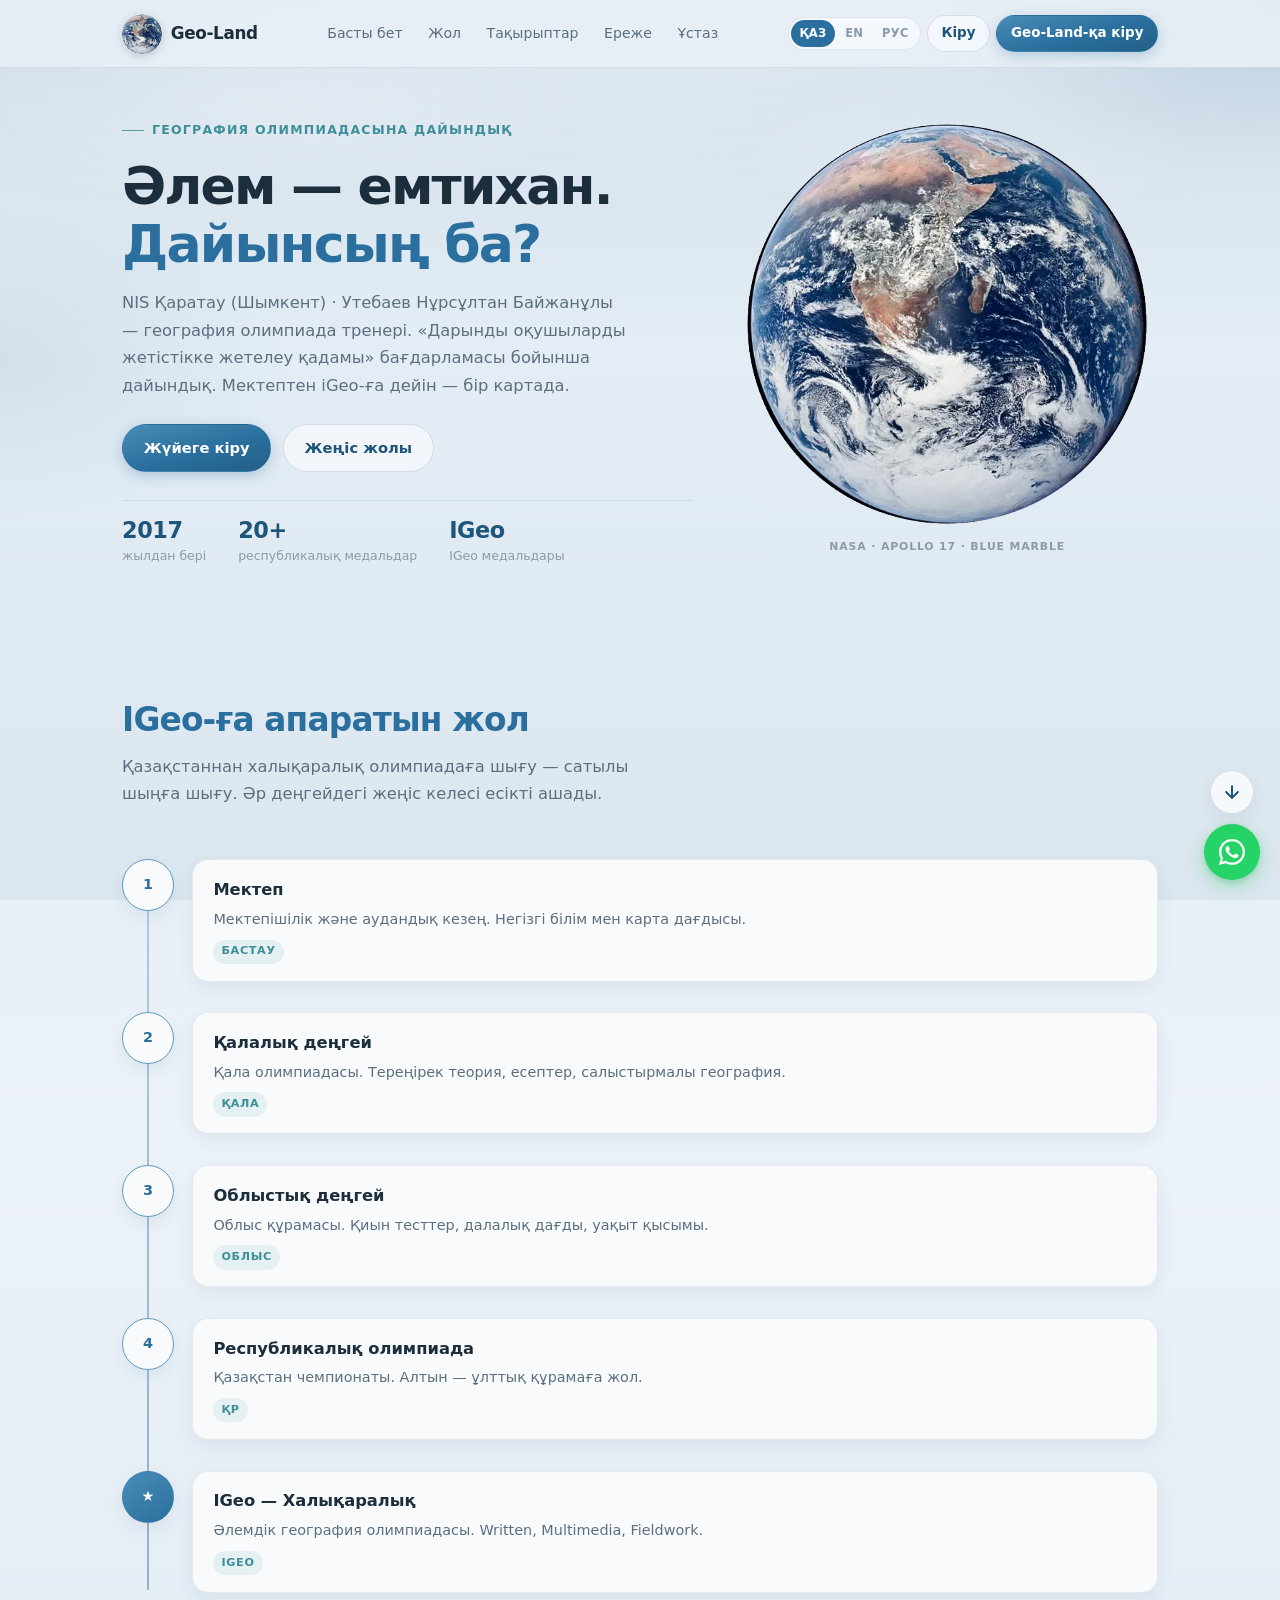
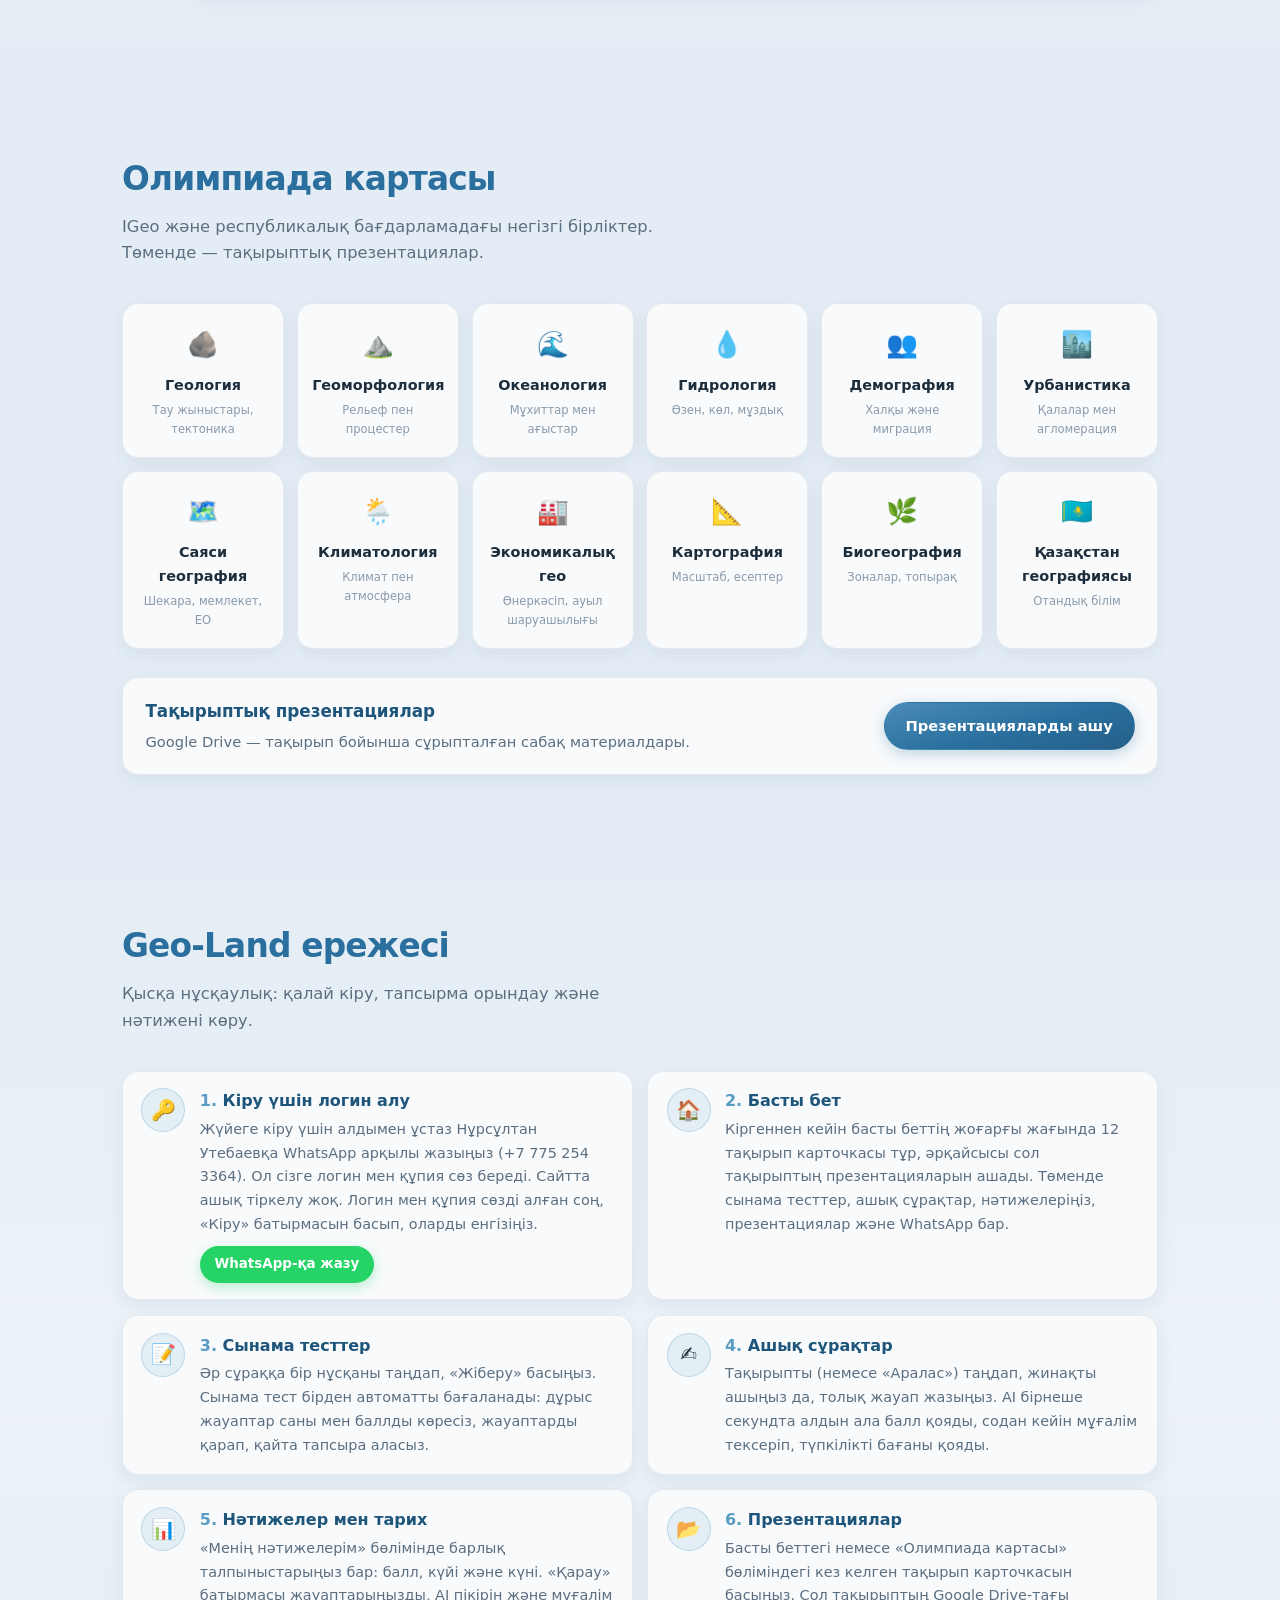
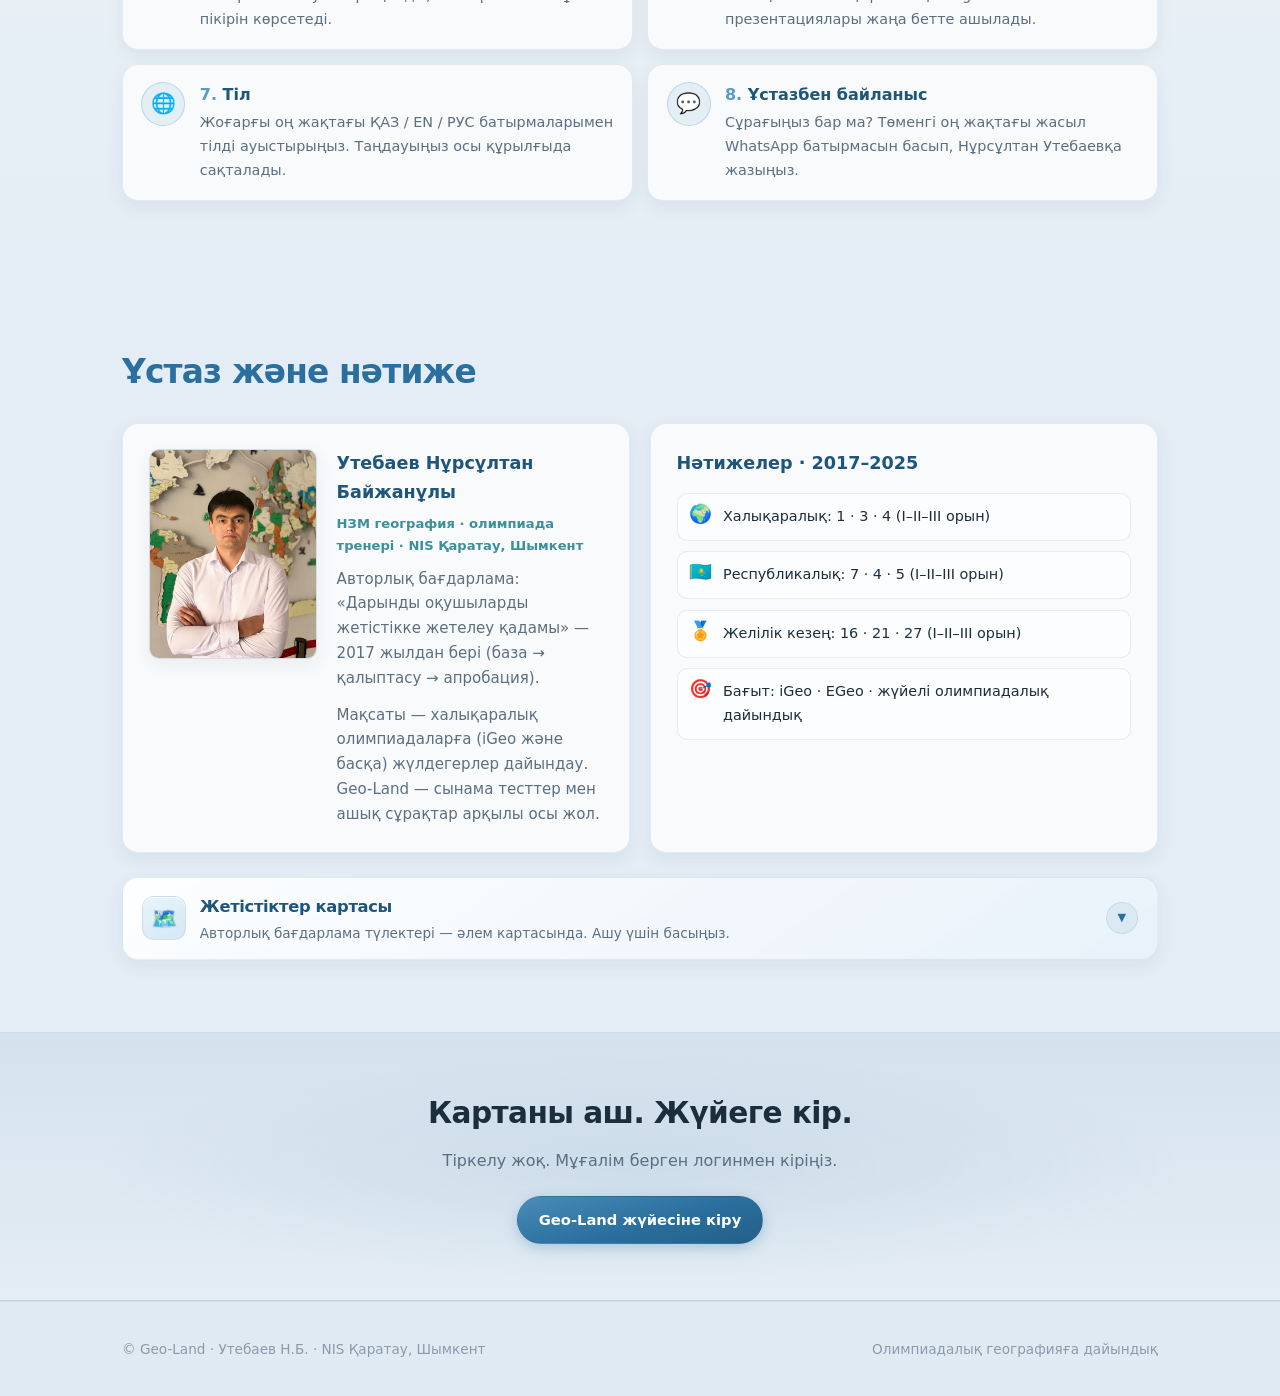
<file: index.html>
<!DOCTYPE html>
<html lang="kk">
<head>
  <meta charset="UTF-8" />
  <meta name="viewport" content="width=device-width, initial-scale=1" />
  <meta name="description" content="Geo-Land — geography olympiad prep by Nursultan Utebayev (NIS Karatau, Shymkent)" />
  <title>Geo-Land · Geography Olympiad Prep</title>
  <link rel="stylesheet" href="css/main.css?v=9" />
  <link rel="preload" as="image" href="assets/earth-bluemarble.webp" type="image/webp" />
  <link rel="icon" href="assets/logo-earth.png" type="image/png" />
</head>
<body>
  <nav class="nav">
    <div class="nav-inner">
      <a class="logo" href="index.html">
        <span class="logo-mark" aria-hidden="true">
          <img src="assets/logo-earth.webp" alt="" width="40" height="40" />
        </span>
        <span class="logo-text" data-i18n="brand">Geo-Land</span>
      </a>
      <ul class="nav-links">
        <li><a href="#top" id="nav-home" data-i18n="nav_home">Басты бет</a></li>
        <li><a href="#path" data-i18n="nav_path">Жол</a></li>
        <li><a href="#topics" data-i18n="nav_topics">Тақырыптар</a></li>
        <li><a href="#rules" data-i18n="nav_rules">Ереже</a></li>
        <li><a href="#mentor" data-i18n="nav_mentor">Ұстаз</a></li>
      </ul>
      <div class="nav-actions">
        <div class="lang-toggle" aria-label="Language">
          <button type="button" data-lang="kk" class="active">ҚАЗ</button>
          <button type="button" data-lang="en">EN</button>
          <button type="button" data-lang="ru">РУС</button>
        </div>
        <button type="button" class="btn btn-ghost btn-sm nav-btn-login" id="btn-login-nav" data-i18n="nav_login">Кіру</button>
        <button type="button" class="btn btn-primary btn-sm nav-btn-enter" id="btn-enter-nav">
          <span class="enter-full" data-i18n="nav_enter">Geo-Land-қа кіру</span>
          <span class="enter-short" data-i18n="nav_enter_short">Кіру</span>
        </button>
      </div>
    </div>
  </nav>

  <header class="hero">
    <div class="container hero-grid">
      <div class="hero-copy">
        <p class="hero-eyebrow" data-i18n="hero_eyebrow">География олимпиадасына дайындық</p>
        <h1>
          <span data-i18n="hero_title">Әлем — емтихан.</span><br />
          <em data-i18n="hero_title_em">Дайынсың ба?</em>
        </h1>
        <p class="hero-sub" data-i18n="hero_sub">
          NIS Қаратау (Шымкент) ұстазы Нұрсұлтан Утебаевтың оқушыларына арналған жеке платформа.
        </p>
        <div class="hero-cta">
          <button type="button" class="btn btn-primary" id="btn-hero-login" data-i18n="hero_cta_enter">Жүйеге кіру</button>
          <a href="#path" class="btn btn-ghost" data-i18n="hero_cta_path">Жеңіс жолы</a>
        </div>
        <div class="hero-stats">
          <div class="hero-stat">
            <strong>2017</strong>
            <span data-i18n="hero_stat_since">жылдан бері</span>
          </div>
          <div class="hero-stat">
            <strong>20+</strong>
            <span data-i18n="hero_stat_medals">республикалық медальдар</span>
          </div>
          <div class="hero-stat">
            <strong>IGeo</strong>
            <span data-i18n="hero_stat_igeo">IGeo медальдары</span>
          </div>
        </div>
      </div>
      <div class="hero-visual">
        <figure class="earth-frame">
          <div class="earth-orb">
            <picture>
              <source srcset="assets/earth-bluemarble.webp" type="image/webp" />
              <img
                src="assets/earth-bluemarble.jpg"
                alt="The Earth seen from space — NASA Apollo 17 Blue Marble"
                width="560"
                height="560"
                loading="eager"
                decoding="async"
                fetchpriority="high"
              />
            </picture>
          </div>
          <figcaption class="earth-credit">NASA · Apollo 17 · Blue Marble</figcaption>
        </figure>
      </div>
    </div>
  </header>

  <section class="section ascent" id="path">
    <div class="container">
      <h2 class="section-title">
        <span data-i18n="path_title">IGeo-ға апаратын</span>
        <span data-i18n="path_title_em">жол</span>
      </h2>
      <p class="section-lead" data-i18n="path_lead">
        Қазақстаннан халықаралық олимпиадаға шығу — сатылы шыңға шығу.
      </p>
      <div class="path-track">
        <div class="path-step">
          <div class="path-dot">1</div>
          <div class="path-body">
            <h3 data-i18n="path_1_t">Мектеп</h3>
            <p data-i18n="path_1_d">Мектепішілік және аудандық кезең.</p>
            <span class="path-tag" data-i18n="path_1_tag">Бастау</span>
          </div>
        </div>
        <div class="path-step">
          <div class="path-dot">2</div>
          <div class="path-body">
            <h3 data-i18n="path_2_t">Қалалық деңгей</h3>
            <p data-i18n="path_2_d">Қала олимпиадасы.</p>
            <span class="path-tag" data-i18n="path_2_tag">Қала</span>
          </div>
        </div>
        <div class="path-step">
          <div class="path-dot">3</div>
          <div class="path-body">
            <h3 data-i18n="path_3_t">Облыстық деңгей</h3>
            <p data-i18n="path_3_d">Облыс құрамасы.</p>
            <span class="path-tag" data-i18n="path_3_tag">Облыс</span>
          </div>
        </div>
        <div class="path-step">
          <div class="path-dot">4</div>
          <div class="path-body">
            <h3 data-i18n="path_4_t">Республикалық олимпиада</h3>
            <p data-i18n="path_4_d">Қазақстан чемпионаты.</p>
            <span class="path-tag" data-i18n="path_4_tag">ҚР</span>
          </div>
        </div>
        <div class="path-step final">
          <div class="path-dot">★</div>
          <div class="path-body">
            <h3 data-i18n="path_5_t">IGeo — Халықаралық</h3>
            <p data-i18n="path_5_d">Әлемдік география олимпиадасы.</p>
            <span class="path-tag" data-i18n="path_5_tag">IGeo</span>
          </div>
        </div>
      </div>
    </div>
  </section>

  <section class="section" id="topics">
    <div class="container">
      <h2 class="section-title">
        <span data-i18n="topics_title">Олимпиада</span>
        <span data-i18n="topics_title_em">картасы</span>
      </h2>
      <p class="section-lead" data-i18n="topics_lead">IGeo және республикалық бағдарламадағы негізгі бірліктер.</p>
      <div class="topics-grid" data-topic-grid></div>
      <div class="materials-cta">
        <div class="materials-cta-inner">
          <div>
            <h3 data-i18n="materials_title">Тақырыптық презентациялар</h3>
            <p data-i18n="materials_lead">Google Drive — тақырып бойынша сұрыпталған сабақ материалдары.</p>
          </div>
          <a
            class="btn btn-primary"
            href="https://drive.google.com/drive/folders/1-IoSUhaR_DLbgW07L9Y9GKOEy2zvo_OU?usp=sharing"
            target="_blank"
            rel="noopener noreferrer"
            data-i18n="materials_open"
          >Презентацияларды ашу</a>
        </div>
      </div>
    </div>
  </section>

  <section class="section rules-section" id="rules">
    <div class="container">
      <h2 class="section-title">
        <span data-i18n="rules_title">Geo-Land</span>
        <span data-i18n="rules_title_em">ережесі</span>
      </h2>
      <p class="section-lead" data-i18n="rules_lead">Қысқа нұсқаулық: қалай кіру, тапсырма орындау және нәтижені көру.</p>
      <ol class="rules-grid">
        <li class="rule-card">
          <span class="rule-icon" aria-hidden="true">🔑</span>
          <div>
            <h3 data-i18n="rules_1_t">Кіру үшін логин алу</h3>
            <p data-i18n="rules_1_d">Жүйеге кіру үшін алдымен ұстаз Нұрсұлтан Утебаевқа WhatsApp арқылы жазыңыз (+7 775 254 3364). Ол сізге логин мен құпия сөз береді. Сайтта ашық тіркелу жоқ. Логин мен құпия сөзді алған соң, «Кіру» батырмасын басып, оларды енгізіңіз.</p>
            <a class="btn btn-sm rule-wa-btn" href="https://wa.me/77752543364" target="_blank" rel="noopener noreferrer" data-i18n="rules_1_btn">WhatsApp-қа жазу</a>
          </div>
        </li>
        <li class="rule-card">
          <span class="rule-icon" aria-hidden="true">🏠</span>
          <div>
            <h3 data-i18n="rules_2_t">Басты бет</h3>
            <p data-i18n="rules_2_d">Кіргеннен кейін басты беттің жоғарғы жағында 12 тақырып карточкасы тұр, әрқайсысы сол тақырыптың презентацияларын ашады. Төменде сынама тесттер, ашық сұрақтар, нәтижелеріңіз, презентациялар және WhatsApp бар.</p>
          </div>
        </li>
        <li class="rule-card">
          <span class="rule-icon" aria-hidden="true">📝</span>
          <div>
            <h3 data-i18n="rules_3_t">Сынама тесттер</h3>
            <p data-i18n="rules_3_d">Әр сұраққа бір нұсқаны таңдап, «Жіберу» басыңыз. Сынама тест бірден автоматты бағаланады: дұрыс жауаптар саны мен баллды көресіз, жауаптарды қарап, қайта тапсыра аласыз.</p>
          </div>
        </li>
        <li class="rule-card">
          <span class="rule-icon" aria-hidden="true">✍️</span>
          <div>
            <h3 data-i18n="rules_5_t">Ашық сұрақтар</h3>
            <p data-i18n="rules_5_d">Тақырыпты (немесе «Аралас») таңдап, жинақты ашыңыз да, толық жауап жазыңыз. AI бірнеше секундта алдын ала балл қояды, содан кейін мұғалім тексеріп, түпкілікті бағаны қояды.</p>
          </div>
        </li>
        <li class="rule-card">
          <span class="rule-icon" aria-hidden="true">📊</span>
          <div>
            <h3 data-i18n="rules_6_t">Нәтижелер мен тарих</h3>
            <p data-i18n="rules_6_d">«Менің нәтижелерім» бөлімінде барлық талпыныстарыңыз бар: балл, күйі және күні. «Қарау» батырмасы жауаптарыңызды, AI пікірін және мұғалім пікірін көрсетеді.</p>
          </div>
        </li>
        <li class="rule-card">
          <span class="rule-icon" aria-hidden="true">📂</span>
          <div>
            <h3 data-i18n="rules_9_t">Презентациялар</h3>
            <p data-i18n="rules_9_d">Басты беттегі немесе «Олимпиада картасы» бөліміндегі кез келген тақырып карточкасын басыңыз. Сол тақырыптың Google Drive-тағы презентациялары жаңа бетте ашылады.</p>
          </div>
        </li>
        <li class="rule-card">
          <span class="rule-icon" aria-hidden="true">🌐</span>
          <div>
            <h3 data-i18n="rules_7_t">Тіл</h3>
            <p data-i18n="rules_7_d">Жоғарғы оң жақтағы ҚАЗ / EN / РУС батырмаларымен тілді ауыстырыңыз. Таңдауыңыз осы құрылғыда сақталады.</p>
          </div>
        </li>
        <li class="rule-card">
          <span class="rule-icon" aria-hidden="true">💬</span>
          <div>
            <h3 data-i18n="rules_8_t">Ұстазбен байланыс</h3>
            <p data-i18n="rules_8_d">Сұрағыңыз бар ма? Төменгі оң жақтағы жасыл WhatsApp батырмасын басып, Нұрсұлтан Утебаевқа жазыңыз.</p>
          </div>
        </li>
      </ol>
    </div>
  </section>

  <section class="section" id="mentor">
    <div class="container">
      <h2 class="section-title">
        <span data-i18n="mentor_title">Ұстаз және</span>
        <span data-i18n="mentor_title_em">нәтиже</span>
      </h2>
      <div class="split-grid" style="margin-top: 1.5rem">
        <div class="card mentor-card">
          <figure class="mentor-photo">
            <picture>
              <source srcset="assets/nursultan-utebayev.webp" type="image/webp" />
              <img
                src="assets/nursultan-utebayev.jpg"
                alt="Утебаев Нұрсұлтан Байжанұлы, география олимпиада тренері, әлем картасы аясында"
                data-i18n="mentor_photo_alt"
                data-i18n-attr="alt"
                width="600"
                height="750"
                loading="lazy"
                decoding="async"
              />
            </picture>
          </figure>
          <div class="mentor-text">
          <h3 data-i18n="mentor_name">Утебаев Нұрсұлтан Байжанұлы</h3>
          <p class="mentor-role" data-i18n="mentor_role">НЗМ география · олимпиада тренері · NIS Қаратау, Шымкент</p>
          <p data-i18n="mentor_bio">Авторлық бағдарлама: «Дарынды оқушыларды жетістікке жетелеу қадамы» — 2017 жылдан бері.</p>
          <p style="margin-top: 0.75rem" data-i18n="mentor_mission">Мақсаты — халықаралық олимпиадаларға (iGeo және басқа) жүлдегерлер дайындау. Geo-Land — сынама тесттер мен ашық сұрақтар арқылы осы жол.</p>
          </div>
        </div>
        <div class="card">
          <h3 data-i18n="medals_title">Нәтижелер · 2017–2025</h3>
          <ul class="medal-list">
            <li><span class="m">🌍</span><span data-i18n="medal_1">Халықаралық: 1 · 3 · 4 (I–II–III)</span></li>
            <li><span class="m">🇰🇿</span><span data-i18n="medal_2">Республикалық: 7 · 4 · 5 (I–II–III)</span></li>
            <li><span class="m">🏅</span><span data-i18n="medal_3">Желілік кезең: 16 · 21 · 27 (I–II–III)</span></li>
            <li><span class="m">🎯</span><span data-i18n="medal_4">Бағыт: iGeo · EGeo · жүйелі олимпиадалық дайындық</span></li>
          </ul>
        </div>
      </div>

      <!-- iGeo alumni map — collapsed by default, unfolds like a chart -->
      <div class="igeo-map-reveal" id="igeo-map-reveal">
        <button type="button" class="igeo-map-toggle" id="igeo-map-toggle" aria-expanded="false" aria-controls="igeo-map-panel">
          <span class="igeo-map-toggle-left">
            <span class="igeo-map-toggle-icon" aria-hidden="true">🗺️</span>
            <span class="igeo-map-toggle-text">
              <strong data-i18n="igeo_map_title">Жетістіктер картасы</strong>
              <span data-i18n="igeo_map_hint">Авторлық бағдарлама түлектері — әлем картасында. Ашу үшін басыңыз.</span>
            </span>
          </span>
          <span class="igeo-map-chevron" aria-hidden="true">▼</span>
        </button>
        <div class="igeo-map-panel" id="igeo-map-panel" hidden>
          <figure class="igeo-map-figure">
            <img
              src="assets/igeo_map.png"
              alt="World map of alumni achievements under Utebayev’s author program"
              width="1362"
              height="746"
              loading="lazy"
              decoding="async"
            />
            <figcaption data-i18n="igeo_map_caption">2017–2025 · желілік · республикалық · халықаралық</figcaption>
          </figure>
        </div>
      </div>
    </div>
  </section>

  <section class="cta-band" id="enter">
    <h2 data-i18n="cta_title">Картаны аш. Жүйеге кір.</h2>
    <p data-i18n="cta_sub">Тіркелу жоқ. Мұғалім берген логинмен кіріңіз.</p>
    <button type="button" class="btn btn-primary" id="btn-cta-login" data-i18n="cta_btn">Geo-Land жүйесіне кіру</button>
  </section>

  <footer class="footer">
    <div class="container footer-inner">
      <span data-i18n="footer_copy">© Geo-Land · Нұрсұлтан Утебаев</span>
      <span data-i18n="footer_note">Олимпиадалық географияға дайындық</span>
    </div>
  </footer>

  <!-- Login modal -->
  <div class="modal-overlay" id="login-modal" role="dialog" aria-modal="true" aria-labelledby="login-title">
    <div class="modal">
      <button type="button" class="modal-close" id="login-close" aria-label="Close">&times;</button>
      <h2 id="login-title" data-i18n="login_title">Жүйеге кіру</h2>
      <p class="hint" data-i18n="login_hint">Мұғалім берген логин мен құпия сөзді енгізіңіз.</p>
      <form id="login-form">
        <div class="form-group">
          <label for="login-user" data-i18n="login_user">Логин</label>
          <input id="login-user" name="username" autocomplete="username" required placeholder="name.surname" />
        </div>
        <div class="form-group">
          <label for="login-pass" data-i18n="login_pass">Құпия сөз</label>
          <input id="login-pass" name="password" type="password" autocomplete="current-password" required />
        </div>
        <div class="form-error" id="login-error"></div>
        <button type="submit" class="btn btn-primary" style="width: 100%" data-i18n="login_btn">Кіру</button>
      </form>
    </div>
  </div>

  <script src="js/i18n.js"></script>
  <script src="js/float-ui.js"></script>
  <script src="js/topics.js"></script>
  <script src="js/accounts-config.js"></script>
  <script src="js/auth.js"></script>
  <script>
    renderTopicGrids();
    Lang.bindToggles();
    Lang.apply();

    // If already logged in, enter goes to app
    function openLogin() {
      const user = Auth.current();
      if (user) {
        window.location.href = "app.html";
        return;
      }
      document.getElementById("login-modal").classList.add("open");
      document.getElementById("login-error").textContent = "";
      setTimeout(() => document.getElementById("login-user").focus(), 100);
    }

    function closeLogin() {
      document.getElementById("login-modal").classList.remove("open");
    }

    ["btn-login-nav", "btn-enter-nav", "btn-hero-login", "btn-cta-login"].forEach((id) => {
      const el = document.getElementById(id);
      if (el) el.addEventListener("click", openLogin);
    });

    document.getElementById("login-close").addEventListener("click", closeLogin);
    document.getElementById("login-modal").addEventListener("click", (e) => {
      if (e.target.id === "login-modal") closeLogin();
    });

    document.getElementById("login-form").addEventListener("submit", async (e) => {
      e.preventDefault();
      const form = e.currentTarget;
      const btn = form.querySelector('button[type="submit"]');
      const err = document.getElementById("login-error");
      const username = document.getElementById("login-user").value;
      const password = document.getElementById("login-pass").value;
      err.textContent = "";
      btn.disabled = true;
      const res = await Auth.login(username, password);
      btn.disabled = false;
      if (!res.ok) {
        err.textContent = Lang.t(res.error === "network" ? "err_network" : "login_error");
        return;
      }
      window.location.href = "app.html";
    });

    if (location.hash === "#login" || location.hash === "#enter") {
      openLogin();
    }

    // Update nav button if logged in
    if (Auth.current()) {
      const b = document.getElementById("btn-enter-nav");
      if (b) b.textContent = Lang.t("nav_dashboard");
    }

    // "Home" nav link: smooth scroll to the very top, keep the URL clean
    document.getElementById("nav-home").addEventListener("click", (e) => {
      e.preventDefault();
      const reduce = window.matchMedia && window.matchMedia("(prefers-reduced-motion: reduce)").matches;
      window.scrollTo({ top: 0, behavior: reduce ? "auto" : "smooth" });
      if (location.hash) history.replaceState(null, "", location.pathname + location.search);
    });

    // iGeo map accordion — collapsed by default
    (function () {
      const wrap = document.getElementById("igeo-map-reveal");
      const btn = document.getElementById("igeo-map-toggle");
      const panel = document.getElementById("igeo-map-panel");
      if (!wrap || !btn || !panel) return;
      btn.addEventListener("click", () => {
        const open = !wrap.classList.contains("is-open");
        wrap.classList.toggle("is-open", open);
        btn.setAttribute("aria-expanded", open ? "true" : "false");
        panel.hidden = !open;
      });
    })();
  </script>
</body>
</html>
</file>
<file: css/main.css>
/* Geo-Land — Calm horizon theme
   Soft slate-sky, restrained contrast, photo-first hero */
:root {
  --bg-deep: #d9e4ee;
  --bg: #e4edf5;
  --bg-elevated: #f3f6f9;
  --bg-card: #f8fafc;
  --bg-hover: #e8eef4;
  --border: rgba(45, 90, 130, 0.16);
  --border-subtle: rgba(45, 80, 120, 0.1);
  --accent: #2a6f9e;
  --accent-deep: #1e557a;
  --accent-soft: #5a9bc4;
  --teal: #3d8f9a;
  --teal-bright: #2f7d87;
  --text: #1c2d3c;
  --text-muted: #5c6f80;
  --text-dim: #8a9bab;
  --success: #2d8a5e;
  --danger: #c44242;
  --warning: #b8860b;
  --radius: 16px;
  --radius-sm: 10px;
  --shadow: 0 18px 40px rgba(40, 70, 100, 0.1);
  --shadow-soft: 0 6px 18px rgba(40, 70, 100, 0.07);
  --font: "Segoe UI", "SF Pro Text", system-ui, -apple-system, sans-serif;
  --font-display: "Segoe UI", "SF Pro Display", Georgia, system-ui, sans-serif;
  --max: 1100px;
  --nav-h: 68px;

  /* legacy aliases used in some components */
  --gold: var(--accent);
  --gold-bright: var(--accent-deep);
  --gold-dim: var(--accent-soft);
  --ocean: var(--accent-soft);
}

*,
*::before,
*::after {
  box-sizing: border-box;
  margin: 0;
  padding: 0;
}

html {
  scroll-behavior: smooth;
}

body {
  font-family: var(--font);
  background: var(--bg);
  color: var(--text);
  line-height: 1.65;
  min-height: 100vh;
  overflow-x: hidden;
  -webkit-font-smoothing: antialiased;
}

/* Quiet atmospheric wash — not pure white */
body::before {
  content: "";
  position: fixed;
  inset: 0;
  background:
    radial-gradient(ellipse 100% 70% at 50% -15%, rgba(255, 255, 255, 0.55), transparent 55%),
    radial-gradient(ellipse 50% 40% at 100% 0%, rgba(120, 160, 195, 0.22), transparent 50%),
    radial-gradient(ellipse 45% 35% at 0% 40%, rgba(100, 145, 175, 0.14), transparent 50%),
    linear-gradient(180deg, #cfdce8 0%, #e4edf5 38%, #dce6ef 100%);
  pointer-events: none;
  z-index: 0;
}

body::after {
  content: "";
  position: fixed;
  inset: 0;
  background:
    radial-gradient(ellipse 40% 18% at 20% 12%, rgba(255, 255, 255, 0.35), transparent 70%),
    radial-gradient(ellipse 30% 14% at 75% 18%, rgba(255, 255, 255, 0.22), transparent 70%);
  pointer-events: none;
  z-index: 0;
  opacity: 0.7;
}

a {
  color: var(--accent);
  text-decoration: none;
  transition: color 0.2s;
}

a:hover {
  color: var(--accent-deep);
}

img {
  max-width: 100%;
  display: block;
}

button,
input,
textarea,
select {
  font: inherit;
  color: inherit;
}

/* ——— Layout ——— */
.container {
  width: 100%;
  max-width: var(--max);
  margin-inline: auto;
  padding-inline: clamp(1.25rem, 4.5vw, 2rem);
  box-sizing: border-box;
  position: relative;
  z-index: 1;
}

.section {
  padding: 4.5rem 0;
}

.section-title {
  font-family: var(--font-display);
  font-size: clamp(1.55rem, 2.8vw, 2.05rem);
  font-weight: 700;
  letter-spacing: -0.025em;
  margin-bottom: 0.45rem;
  color: var(--text);
}

.section-title span {
  color: var(--accent);
}

.section-lead {
  color: var(--text-muted);
  max-width: 34rem;
  margin-bottom: 2.25rem;
  font-size: 1.02rem;
}

/* ——— Nav ——— */
.nav {
  position: sticky;
  top: 0;
  z-index: 100;
  min-height: var(--nav-h);
  display: flex;
  align-items: center;
  backdrop-filter: blur(14px) saturate(1.1);
  background: rgba(232, 239, 246, 0.9);
  border-bottom: 1px solid var(--border-subtle);
}

.nav-inner {
  display: flex;
  align-items: center;
  justify-content: space-between;
  width: 100%;
  max-width: var(--max);
  margin-inline: auto;
  gap: 0.65rem;
  padding: 0.55rem clamp(1.25rem, 4.5vw, 2rem);
  box-sizing: border-box;
  min-width: 0;
}

.logo {
  display: flex;
  align-items: center;
  gap: 0.55rem;
  color: var(--text);
  font-weight: 700;
  font-size: 1.05rem;
  letter-spacing: -0.02em;
  flex-shrink: 0;
  white-space: nowrap;
  min-width: 0;
}

.logo-text {
  white-space: nowrap;
}

/* Plain Earth sticker — no rectangular frame */
.logo-mark {
  width: 40px;
  height: 40px;
  border-radius: 50%;
  background: transparent;
  border: none;
  box-shadow:
    0 2px 8px rgba(30, 55, 90, 0.22),
    0 0 0 1px rgba(255, 255, 255, 0.35);
  display: block;
  flex-shrink: 0;
  overflow: hidden;
  padding: 0;
  line-height: 0;
}

.logo-mark img {
  width: 100%;
  height: 100%;
  object-fit: cover;
  display: block;
  border-radius: 50%;
}

.nav-links {
  display: flex;
  align-items: center;
  gap: 0.1rem;
  list-style: none;
  flex: 1;
  justify-content: center;
  min-width: 0;
}

.nav-links a {
  color: var(--text-muted);
  padding: 0.4rem 0.75rem;
  border-radius: 999px;
  font-size: 0.88rem;
  transition: all 0.2s;
  white-space: nowrap;
}

.nav-links a:hover,
.nav-links a.active {
  color: var(--text);
  background: rgba(255, 255, 255, 0.55);
}

.nav-actions {
  display: flex;
  align-items: center;
  gap: 0.4rem;
  flex-shrink: 0;
  min-width: 0;
}

.lang-toggle {
  display: flex;
  background: rgba(255, 255, 255, 0.55);
  border: 1px solid var(--border-subtle);
  border-radius: 999px;
  padding: 2px;
  gap: 1px;
  flex-shrink: 0;
}

.lang-toggle button {
  border: none;
  background: transparent;
  color: var(--text-dim);
  padding: 0.28rem 0.55rem;
  border-radius: 999px;
  cursor: pointer;
  font-size: 0.72rem;
  font-weight: 600;
  letter-spacing: 0.03em;
}

.lang-toggle button.active {
  background: var(--accent);
  color: #fff;
}

/* Full vs short enter label (phone uses short) */
.nav-btn-enter .enter-short {
  display: none;
}

/* ——— Buttons ——— */
.btn {
  display: inline-flex;
  align-items: center;
  justify-content: center;
  gap: 0.5rem;
  padding: 0.68rem 1.3rem;
  border-radius: 999px;
  border: 1px solid transparent;
  font-weight: 600;
  font-size: 0.92rem;
  cursor: pointer;
  transition: all 0.2s ease;
  text-decoration: none;
  white-space: nowrap;
}

.btn-primary {
  background: linear-gradient(165deg, #4a8cb8, #2a6f9e 55%, #245f88);
  color: #fff;
  box-shadow: 0 4px 14px rgba(42, 111, 158, 0.28);
}

.btn-primary:hover {
  transform: translateY(-1px);
  box-shadow: 0 8px 22px rgba(42, 111, 158, 0.34);
  color: #fff;
}

.btn-ghost {
  background: rgba(255, 255, 255, 0.55);
  border-color: var(--border);
  color: var(--accent-deep);
}

.btn-ghost:hover {
  background: rgba(255, 255, 255, 0.9);
  color: var(--accent-deep);
}

.btn-teal {
  background: linear-gradient(165deg, #4fa3ac, #3d8f9a);
  color: #fff;
  box-shadow: 0 4px 14px rgba(61, 143, 154, 0.25);
}

.btn-teal:hover {
  transform: translateY(-1px);
  color: #fff;
}

.btn-danger {
  background: rgba(196, 66, 66, 0.08);
  border-color: rgba(196, 66, 66, 0.28);
  color: #a83636;
}

.btn-danger:hover {
  background: rgba(196, 66, 66, 0.16);
  color: #8f2a2a;
}

.actions-cell {
  display: flex;
  flex-wrap: wrap;
  gap: 0.4rem;
  align-items: center;
}

.btn-sm {
  padding: 0.38rem 0.85rem;
  font-size: 0.84rem;
}

.btn:disabled {
  opacity: 0.45;
  cursor: not-allowed;
  transform: none !important;
}

/* ——— Hero ——— */
.hero {
  position: relative;
  z-index: 1;
  padding: clamp(2rem, 5vh, 3.25rem) 0 clamp(2.5rem, 6vh, 3.75rem);
  /* No full-viewport stretch — avoids empty “??” void under content */
  min-height: 0;
  display: flex;
  align-items: center;
  overflow-x: clip;
}

.hero-grid {
  display: grid;
  grid-template-columns: minmax(0, 1.15fr) minmax(260px, 0.85fr);
  gap: clamp(1.5rem, 4vw, 3rem) clamp(1.25rem, 3.5vw, 2.75rem);
  align-items: center;
  width: 100%;
  min-width: 0;
}

.hero-copy {
  min-width: 0;
  max-width: 36rem;
}

.hero-eyebrow {
  display: inline-flex;
  align-items: center;
  gap: 0.5rem;
  color: var(--teal);
  font-size: 0.78rem;
  font-weight: 650;
  letter-spacing: 0.1em;
  text-transform: uppercase;
  margin-bottom: 1rem;
}

.hero-eyebrow::before {
  content: "";
  width: 22px;
  height: 1.5px;
  background: var(--teal);
  opacity: 0.85;
  flex-shrink: 0;
}

.hero h1 {
  font-family: var(--font-display);
  font-size: clamp(2.15rem, 4.2vw, 3.25rem);
  font-weight: 750;
  line-height: 1.12;
  letter-spacing: -0.035em;
  margin-bottom: 1rem;
  color: var(--text);
  overflow-wrap: anywhere;
  hyphens: manual;
}

.hero h1 em {
  font-style: normal;
  color: var(--accent);
  background: none;
  -webkit-background-clip: unset;
  background-clip: unset;
}

.hero-sub {
  color: var(--text-muted);
  font-size: 1.02rem;
  max-width: 32rem;
  margin-bottom: 1.5rem;
  line-height: 1.7;
}

.hero-cta {
  display: flex;
  flex-wrap: wrap;
  gap: 0.7rem;
  margin-bottom: 1.75rem;
}

.hero-stats {
  display: flex;
  flex-wrap: wrap;
  gap: 1.35rem 2rem;
  padding-top: 1rem;
  border-top: 1px solid var(--border-subtle);
  max-width: 100%;
}

.hero-stat strong {
  display: block;
  font-size: 1.4rem;
  color: var(--accent-deep);
  font-weight: 700;
  letter-spacing: -0.02em;
  line-height: 1.2;
}

.hero-stat span {
  font-size: 0.78rem;
  color: var(--text-dim);
  margin-top: 0.15rem;
  display: block;
}

/* ——— Earth photo (hero right) ——— */
.hero-visual {
  position: relative;
  display: flex;
  justify-content: center;
  align-items: center;
  min-width: 0;
  width: 100%;
}

.earth-frame {
  margin: 0 auto;
  width: min(100%, 400px);
  max-width: min(100%, 42vw);
  text-align: center;
  position: relative;
}

/* soft glow behind planet */
.earth-frame::before {
  content: "";
  position: absolute;
  left: 50%;
  top: 46%;
  width: 88%;
  height: 88%;
  transform: translate(-50%, -50%);
  border-radius: 50%;
  background: radial-gradient(circle, rgba(70, 120, 170, 0.28), transparent 68%);
  filter: blur(14px);
  z-index: 0;
  pointer-events: none;
}

.earth-orb {
  position: relative;
  z-index: 1;
  width: 100%;
  max-width: 400px;
  margin-inline: auto;
  /* robust square + circle (older Safari safe) */
  aspect-ratio: 1 / 1;
  height: auto;
  border-radius: 50%;
  overflow: hidden;
  background: transparent;
  -webkit-mask-image: radial-gradient(circle, #000 99%, transparent 100%);
  mask-image: radial-gradient(circle, #000 99%, transparent 100%);
  clip-path: circle(50% at 50% 50%);
  box-shadow:
    0 0 0 1px rgba(255, 255, 255, 0.25),
    0 0 0 8px rgba(255, 255, 255, 0.05),
    0 22px 48px rgba(30, 55, 90, 0.26);
  animation: earth-float 10s ease-in-out infinite;
}

.earth-orb picture {
  display: block;
  width: 100%;
  height: 100%;
}

.earth-orb img {
  width: 100%;
  height: 100%;
  object-fit: cover;
  object-position: center center;
  display: block;
  max-width: 100%;
}

.earth-credit {
  position: relative;
  z-index: 1;
  margin-top: 0.85rem;
  font-size: 0.68rem;
  letter-spacing: 0.08em;
  text-transform: uppercase;
  color: var(--text-dim);
  font-weight: 600;
}

@keyframes earth-float {
  0%, 100% { transform: translateY(0); }
  50% { transform: translateY(-6px); }
}

/* ——— Ascent path ——— */
.ascent {
  background: linear-gradient(180deg, transparent, rgba(255, 255, 255, 0.28), transparent);
}

.path-track {
  display: grid;
  gap: 0;
  position: relative;
  margin-top: 0.5rem;
}

.path-track::before {
  content: "";
  position: absolute;
  left: 25px;
  top: 18px;
  bottom: 18px;
  width: 2px;
  background: linear-gradient(180deg, var(--accent-soft), var(--accent), var(--accent-deep));
  border-radius: 999px;
  opacity: 0.4;
}

.path-step {
  display: grid;
  grid-template-columns: 52px 1fr;
  gap: 1.15rem;
  padding: 0.95rem 0;
  cursor: default;
}

.path-dot {
  width: 52px;
  height: 52px;
  border-radius: 50%;
  background: var(--bg-card);
  border: 1.5px solid var(--accent-soft);
  display: grid;
  place-items: center;
  font-weight: 750;
  color: var(--accent);
  font-size: 0.9rem;
  position: relative;
  z-index: 1;
  transition: all 0.25s;
  box-shadow: var(--shadow-soft);
}

.path-step:hover .path-dot {
  border-color: var(--accent);
  box-shadow: 0 6px 18px rgba(42, 111, 158, 0.2);
}

.path-step.final .path-dot {
  background: linear-gradient(145deg, #4a8cb8, #2a6f9e);
  color: #fff;
  border-color: transparent;
}

.path-body {
  background: var(--bg-card);
  border: 1px solid var(--border-subtle);
  border-radius: var(--radius);
  padding: 1.05rem 1.25rem;
  transition: border-color 0.25s, transform 0.25s, box-shadow 0.25s;
  box-shadow: var(--shadow-soft);
}

.path-step:hover .path-body {
  border-color: var(--border);
  transform: translateX(3px);
  box-shadow: var(--shadow);
}

.path-body h3 {
  font-size: 1.02rem;
  margin-bottom: 0.25rem;
  color: var(--text);
}

.path-body p {
  color: var(--text-muted);
  font-size: 0.9rem;
}

.path-tag {
  display: inline-block;
  margin-top: 0.5rem;
  font-size: 0.7rem;
  font-weight: 700;
  letter-spacing: 0.06em;
  text-transform: uppercase;
  color: var(--teal);
  background: rgba(61, 143, 154, 0.1);
  padding: 0.18rem 0.5rem;
  border-radius: 999px;
}

/* ——— Topics ——— */
.topics-grid {
  display: grid;
  grid-template-columns: repeat(auto-fill, minmax(155px, 1fr));
  gap: 0.8rem;
}

.topic-card {
  background: var(--bg-card);
  border: 1px solid var(--border-subtle);
  border-radius: var(--radius);
  padding: 1.15rem 0.9rem;
  text-align: center;
  transition: all 0.25s;
  cursor: default;
  box-shadow: var(--shadow-soft);
}

a.topic-card {
  display: block;
  color: inherit;
  text-decoration: none;
  cursor: pointer;
}

a.topic-card:focus-visible {
  outline: 3px solid rgba(42, 111, 158, 0.45);
  outline-offset: 2px;
}

.topic-card:hover,
a.topic-card:focus-visible {
  border-color: var(--accent-soft);
  transform: translateY(-2px);
  box-shadow: var(--shadow);
}

.topic-icon {
  font-size: 1.6rem;
  margin-bottom: 0.55rem;
  display: block;
}

.topic-card h3 {
  font-size: 0.9rem;
  font-weight: 600;
  margin-bottom: 0.2rem;
  color: var(--text);
}

.topic-card p {
  font-size: 0.72rem;
  color: var(--text-dim);
}

.materials-cta {
  margin-top: 1.75rem;
}

.materials-cta-inner {
  display: flex;
  flex-wrap: wrap;
  align-items: center;
  justify-content: space-between;
  gap: 1rem 1.5rem;
  padding: 1.25rem 1.4rem;
  background: var(--bg-card);
  border: 1px solid var(--border-subtle);
  border-radius: var(--radius);
  box-shadow: var(--shadow-soft);
}

.materials-cta-inner h3 {
  font-size: 1.05rem;
  color: var(--accent-deep);
  margin-bottom: 0.25rem;
}

.materials-cta-inner p {
  color: var(--text-muted);
  font-size: 0.92rem;
  max-width: 36rem;
}

/* ——— Mentor / medals ——— */
.split-grid {
  display: grid;
  grid-template-columns: 1fr 1fr;
  gap: 1.25rem;
}

.card {
  background: var(--bg-card);
  border: 1px solid var(--border-subtle);
  border-radius: var(--radius);
  padding: 1.6rem;
  box-shadow: var(--shadow-soft);
}

.card h3 {
  font-size: 1.1rem;
  margin-bottom: 0.35rem;
  color: var(--accent-deep);
}

.card p {
  color: var(--text-muted);
  font-size: 0.94rem;
}

.mentor-role {
  font-size: 0.82rem !important;
  font-weight: 600;
  color: var(--teal) !important;
  margin-bottom: 0.65rem;
}

/* ——— iGeo achievements map (collapsed by default) ——— */
.igeo-map-reveal {
  margin-top: 1.5rem;
  border-radius: var(--radius);
  border: 1px solid var(--border-subtle);
  background: linear-gradient(145deg, rgba(255, 255, 255, 0.92), rgba(232, 242, 250, 0.95));
  box-shadow: var(--shadow-soft);
  overflow: hidden;
}

.igeo-map-toggle {
  width: 100%;
  display: flex;
  align-items: center;
  justify-content: space-between;
  gap: 1rem;
  padding: 1rem 1.2rem;
  border: none;
  background: transparent;
  cursor: pointer;
  text-align: left;
  color: var(--text);
  transition: background 0.2s;
}

.igeo-map-toggle:hover {
  background: rgba(47, 111, 158, 0.06);
}

.igeo-map-toggle-left {
  display: flex;
  align-items: center;
  gap: 0.85rem;
  min-width: 0;
}

.igeo-map-toggle-icon {
  width: 44px;
  height: 44px;
  border-radius: 12px;
  display: grid;
  place-items: center;
  font-size: 1.35rem;
  background: linear-gradient(145deg, #e8f4fc, #d4e8f5);
  border: 1px solid var(--border-subtle);
  flex-shrink: 0;
  box-shadow: inset 0 1px 0 #fff;
}

.igeo-map-toggle-text {
  display: flex;
  flex-direction: column;
  gap: 0.15rem;
  min-width: 0;
}

.igeo-map-toggle-text strong {
  font-size: 1.02rem;
  font-weight: 700;
  letter-spacing: -0.02em;
  color: var(--accent-deep);
}

.igeo-map-toggle-text span {
  font-size: 0.85rem;
  color: var(--text-muted);
  line-height: 1.4;
}

.igeo-map-chevron {
  flex-shrink: 0;
  width: 32px;
  height: 32px;
  border-radius: 50%;
  display: grid;
  place-items: center;
  font-size: 0.7rem;
  color: var(--accent);
  background: rgba(47, 111, 158, 0.08);
  border: 1px solid var(--border-subtle);
  transition: transform 0.35s ease, background 0.2s;
}

.igeo-map-reveal.is-open .igeo-map-chevron {
  transform: rotate(180deg);
  background: rgba(47, 111, 158, 0.14);
}

.igeo-map-panel {
  border-top: 1px solid transparent;
  background:
    radial-gradient(ellipse 80% 60% at 50% 0%, rgba(90, 160, 210, 0.12), transparent 55%),
    #f4f8fc;
  padding: 0 1rem;
  max-height: 0;
  opacity: 0;
  overflow: hidden;
  transition: max-height 0.5s ease, opacity 0.35s ease, padding 0.35s ease, border-color 0.25s;
}

.igeo-map-reveal.is-open .igeo-map-panel {
  max-height: 960px;
  opacity: 1;
  padding: 1rem 1rem 1.15rem;
  border-top-color: var(--border-subtle);
}

.igeo-map-panel[hidden] {
  display: none;
}

.igeo-map-reveal.is-open .igeo-map-panel[hidden] {
  display: block;
}

.igeo-map-figure {
  margin: 0;
  border-radius: 12px;
  overflow: hidden;
  border: 1px solid var(--border-subtle);
  background: #fff;
  box-shadow: 0 12px 32px rgba(40, 70, 100, 0.1);
}

.igeo-map-figure img {
  width: 100%;
  height: auto;
  display: block;
  vertical-align: middle;
}

.igeo-map-figure figcaption {
  padding: 0.55rem 0.85rem 0.7rem;
  font-size: 0.75rem;
  font-weight: 600;
  letter-spacing: 0.04em;
  text-transform: uppercase;
  color: var(--text-dim);
  background: linear-gradient(180deg, #fafcfe, #f0f6fb);
  border-top: 1px solid var(--border-subtle);
}

@media (max-width: 640px) {
  .igeo-map-toggle {
    padding: 0.9rem 1rem;
  }
  .igeo-map-toggle-icon {
    width: 38px;
    height: 38px;
    font-size: 1.15rem;
  }
  .igeo-map-toggle-text span {
    font-size: 0.78rem;
  }
  .igeo-map-reveal.is-open .igeo-map-panel {
    padding: 0.75rem;
  }
}

.medal-list {
  list-style: none;
  display: grid;
  gap: 0.65rem;
  margin-top: 0.9rem;
}

.medal-list li {
  display: flex;
  align-items: flex-start;
  gap: 0.7rem;
  padding: 0.7rem;
  background: rgba(255, 255, 255, 0.55);
  border: 1px solid var(--border-subtle);
  border-radius: var(--radius-sm);
  font-size: 0.9rem;
}

.medal-list .m {
  font-size: 1.15rem;
  line-height: 1;
}

/* ——— CTA ——— */
.cta-band {
  text-align: center;
  padding: 3.5rem 2rem;
  background:
    radial-gradient(ellipse at center, rgba(90, 140, 180, 0.12), transparent 60%),
    linear-gradient(180deg, #d5e2ed, #e4edf5);
  border-block: 1px solid var(--border-subtle);
  position: relative;
  z-index: 1;
}

.cta-band h2 {
  font-size: clamp(1.4rem, 2.8vw, 1.85rem);
  margin-bottom: 0.65rem;
  color: var(--text);
  letter-spacing: -0.02em;
}

.cta-band p {
  color: var(--text-muted);
  margin-bottom: 1.35rem;
  max-width: 26rem;
  margin-inline: auto;
}

/* ——— Footer ——— */
.footer {
  padding: 2.25rem 0;
  border-top: 1px solid var(--border-subtle);
  position: relative;
  z-index: 1;
  color: var(--text-dim);
  font-size: 0.85rem;
  background: rgba(220, 230, 240, 0.45);
}

.footer-inner {
  display: flex;
  flex-wrap: wrap;
  justify-content: space-between;
  gap: 1rem;
  align-items: center;
}

/* ——— Modal ——— */
.modal-overlay {
  position: fixed;
  inset: 0;
  background: rgba(25, 45, 65, 0.4);
  backdrop-filter: blur(8px);
  z-index: 200;
  display: grid;
  place-items: center;
  padding: 1rem;
  opacity: 0;
  visibility: hidden;
  transition: all 0.25s;
}

.modal-overlay.open {
  opacity: 1;
  visibility: visible;
}

.modal {
  width: min(100%, 400px);
  background: #f5f8fb;
  border: 1px solid var(--border-subtle);
  border-radius: 20px;
  padding: 1.85rem;
  box-shadow: 0 24px 50px rgba(30, 55, 85, 0.2);
  transform: translateY(12px);
  transition: transform 0.25s;
  position: relative;
}

.modal-overlay.open .modal {
  transform: translateY(0);
}

.modal h2 {
  font-size: 1.3rem;
  margin-bottom: 0.3rem;
  color: var(--text);
}

.modal .hint {
  color: var(--text-muted);
  font-size: 0.88rem;
  margin-bottom: 1.35rem;
}

.form-group {
  margin-bottom: 0.95rem;
}

.form-group label {
  display: block;
  font-size: 0.8rem;
  font-weight: 600;
  color: var(--text-muted);
  margin-bottom: 0.35rem;
}

.form-group input,
.form-group textarea,
.form-group select {
  width: 100%;
  background: #fff;
  border: 1px solid var(--border-subtle);
  border-radius: var(--radius-sm);
  padding: 0.65rem 0.85rem;
  outline: none;
  transition: border-color 0.2s, box-shadow 0.2s;
  color: var(--text);
}

.form-group input:focus,
.form-group textarea:focus {
  border-color: var(--accent-soft);
  box-shadow: 0 0 0 3px rgba(90, 155, 196, 0.2);
}

.form-error {
  color: var(--danger);
  font-size: 0.84rem;
  margin-bottom: 0.7rem;
  min-height: 1.2em;
}

.modal-close {
  position: absolute;
  top: 0.9rem;
  right: 0.95rem;
  background: transparent;
  border: none;
  color: var(--text-dim);
  font-size: 1.35rem;
  cursor: pointer;
  line-height: 1;
}

/* ——— App shell ——— */
.app-main {
  width: 100%;
  max-width: var(--max);
  margin: 1.35rem auto 2.75rem;
  padding-inline: clamp(1.25rem, 4.5vw, 2rem);
  box-sizing: border-box;
  position: relative;
  z-index: 1;
}

.page-header {
  display: flex;
  flex-wrap: wrap;
  justify-content: space-between;
  align-items: flex-start;
  gap: 1rem;
  margin-bottom: 1.5rem;
}

.page-header h1 {
  font-size: 1.55rem;
  letter-spacing: -0.02em;
  color: var(--text);
}

.page-header p {
  color: var(--text-muted);
  font-size: 0.94rem;
}

.badge {
  display: inline-flex;
  align-items: center;
  gap: 0.3rem;
  padding: 0.22rem 0.6rem;
  border-radius: 999px;
  font-size: 0.72rem;
  font-weight: 700;
  letter-spacing: 0.03em;
}

.badge-teacher {
  background: rgba(42, 111, 158, 0.1);
  color: var(--accent-deep);
  border: 1px solid rgba(42, 111, 158, 0.2);
}

.badge-student {
  background: rgba(61, 143, 154, 0.1);
  color: var(--teal);
  border: 1px solid rgba(61, 143, 154, 0.2);
}

.dash-grid {
  display: grid;
  grid-template-columns: repeat(auto-fill, minmax(270px, 1fr));
  gap: 0.95rem;
}

.dash-card {
  background: var(--bg-card);
  border: 1px solid var(--border-subtle);
  border-radius: var(--radius);
  padding: 1.35rem;
  display: flex;
  flex-direction: column;
  gap: 0.65rem;
  transition: border-color 0.2s, transform 0.2s, box-shadow 0.2s;
  box-shadow: var(--shadow-soft);
}

.dash-card:hover {
  border-color: var(--border);
  transform: translateY(-2px);
  box-shadow: var(--shadow);
}

.dash-card .icon {
  font-size: 1.6rem;
}

.dash-card h3 {
  font-size: 1.05rem;
  color: var(--text);
}

.dash-card p {
  color: var(--text-muted);
  font-size: 0.88rem;
  flex: 1;
}

.dash-card .meta {
  font-size: 0.78rem;
  color: var(--text-dim);
}

.dash-card-wa {
  align-items: center;
  text-align: center;
}

.dash-card-wa p {
  text-align: center;
}

.wa-qr-link {
  display: block;
  margin: 0.25rem auto;
  line-height: 0;
  border-radius: 12px;
  overflow: hidden;
  border: 1px solid var(--border-subtle);
  background: #fff;
  box-shadow: var(--shadow-soft);
  transition: transform 0.15s, box-shadow 0.15s;
}

.wa-qr-link:hover {
  transform: translateY(-2px);
  box-shadow: var(--shadow);
}

.wa-qr {
  width: 160px;
  height: 160px;
  display: block;
  image-rendering: pixelated;
}

.wa-phone {
  margin-top: 0.15rem !important;
  letter-spacing: 0.02em;
}

.q-img-preview {
  margin: 0.65rem 0 0.85rem;
  border-radius: var(--radius-sm);
  overflow: hidden;
  border: 1px solid var(--border-subtle);
  background: #fff;
  max-width: 420px;
}

.q-img-preview img {
  width: 100%;
  height: auto;
  display: block;
  max-height: 320px;
  object-fit: contain;
}

.check-row {
  display: flex;
  align-items: center;
  gap: 0.5rem;
  font-size: 0.92rem;
  color: var(--text);
  cursor: pointer;
  user-select: none;
}

.check-row input {
  width: 1.05rem;
  height: 1.05rem;
}

.cat-grid {
  display: grid;
  grid-template-columns: repeat(auto-fill, minmax(150px, 1fr));
  gap: 0.85rem;
}

.cat-card {
  display: flex;
  flex-direction: column;
  align-items: flex-start;
  gap: 0.35rem;
  padding: 1.15rem 1rem;
  background: var(--bg-card);
  border: 1px solid var(--border-subtle);
  border-radius: var(--radius);
  box-shadow: var(--shadow-soft);
  color: inherit;
  text-decoration: none;
  transition: transform 0.15s, border-color 0.15s, box-shadow 0.15s;
}

.cat-card:hover {
  transform: translateY(-2px);
  border-color: var(--border);
  box-shadow: var(--shadow);
  color: inherit;
}

.cat-icon {
  font-size: 1.6rem;
  line-height: 1;
}

.cat-card h3 {
  font-size: 0.95rem;
  font-weight: 650;
  color: var(--text);
}

.form-group select {
  width: 100%;
  background: #fff;
  border: 1px solid var(--border-subtle);
  border-radius: var(--radius-sm);
  padding: 0.65rem 0.85rem;
  outline: none;
  color: var(--text);
}

.form-group select:focus {
  border-color: var(--accent-soft);
  box-shadow: 0 0 0 3px rgba(90, 155, 196, 0.2);
}

.cat-chip-row,
.mode-row {
  display: flex;
  flex-wrap: wrap;
  gap: 0.45rem;
}

.cat-chip,
.mode-chip {
  border: 1px solid var(--border-subtle);
  background: #fff;
  color: var(--text);
  border-radius: 999px;
  padding: 0.4rem 0.75rem;
  font-size: 0.82rem;
  font-weight: 600;
  cursor: pointer;
  transition: all 0.15s;
}

.cat-chip:hover,
.mode-chip:hover {
  border-color: var(--border);
  background: var(--bg-hover);
}

.cat-chip.is-on,
.mode-chip.is-on {
  background: linear-gradient(165deg, #4a8cb8, #2a6f9e);
  border-color: transparent;
  color: #fff;
}

.user-chip {
  display: flex;
  align-items: center;
  gap: 0.45rem;
  color: var(--text-muted);
  font-size: 0.86rem;
}

.user-chip strong {
  color: var(--text);
  font-weight: 600;
}

/* ——— Quiz ——— */
.quiz-progress {
  height: 5px;
  background: rgba(45, 80, 120, 0.1);
  border-radius: 999px;
  overflow: hidden;
  margin-bottom: 1.35rem;
}

.quiz-progress-bar {
  height: 100%;
  background: linear-gradient(90deg, var(--teal), var(--accent));
  border-radius: 999px;
  transition: width 0.3s;
}

.question-card {
  background: var(--bg-card);
  border: 1px solid var(--border-subtle);
  border-radius: var(--radius);
  padding: 1.35rem;
  margin-bottom: 0.9rem;
  box-shadow: var(--shadow-soft);
}

.question-card .q-num {
  font-size: 0.74rem;
  font-weight: 700;
  color: var(--accent);
  letter-spacing: 0.06em;
  text-transform: uppercase;
  margin-bottom: 0.45rem;
}

.question-card .q-text {
  font-size: 1rem;
  margin-bottom: 0.9rem;
  line-height: 1.55;
  color: var(--text);
}

.q-statements {
  list-style: none;
  margin: 0 0 0.9rem;
  padding: 0.7rem 0.9rem;
  background: rgba(255, 255, 255, 0.55);
  border-radius: var(--radius-sm);
  font-size: 0.9rem;
  color: var(--text-muted);
}

.q-statements li {
  padding: 0.18rem 0;
}

.options {
  display: grid;
  gap: 0.45rem;
}

.option {
  display: flex;
  align-items: flex-start;
  gap: 0.7rem;
  padding: 0.7rem 0.9rem;
  background: rgba(255, 255, 255, 0.65);
  border: 1px solid var(--border-subtle);
  border-radius: var(--radius-sm);
  cursor: pointer;
  transition: all 0.15s;
  text-align: left;
  width: 100%;
  color: var(--text);
}

.option:hover {
  border-color: var(--accent-soft);
  background: #fff;
}

.option.selected {
  border-color: var(--accent);
  background: rgba(42, 111, 158, 0.08);
}

.option.correct {
  border-color: var(--success);
  background: rgba(45, 138, 94, 0.08);
}

.option.wrong {
  border-color: var(--danger);
  background: rgba(196, 66, 66, 0.06);
}

.option-letter {
  width: 26px;
  height: 26px;
  border-radius: 50%;
  background: var(--bg-hover);
  display: grid;
  place-items: center;
  font-size: 0.76rem;
  font-weight: 700;
  color: var(--text-muted);
  flex-shrink: 0;
}

.option.selected .option-letter {
  background: var(--accent);
  color: #fff;
}

.calc-answer {
  margin-top: 0.65rem;
}

.calc-answer textarea {
  width: 100%;
  min-height: 72px;
  resize: vertical;
  background: #fff;
  border: 1px solid var(--border-subtle);
  border-radius: var(--radius-sm);
  padding: 0.7rem;
  color: var(--text);
}

.calc-answer textarea:focus {
  outline: none;
  border-color: var(--accent-soft);
  box-shadow: 0 0 0 3px rgba(90, 155, 196, 0.2);
}

.quiz-actions {
  display: flex;
  flex-wrap: wrap;
  gap: 0.7rem;
  justify-content: flex-end;
  margin-top: 1.35rem;
  padding-top: 1.15rem;
  border-top: 1px solid var(--border-subtle);
}

.result-banner {
  background: linear-gradient(155deg, var(--bg-card), var(--bg-elevated));
  border: 1px solid var(--border);
  border-radius: var(--radius);
  padding: 1.85rem;
  text-align: center;
  margin-bottom: 1.35rem;
  box-shadow: var(--shadow-soft);
}

.result-banner .score {
  font-size: 2.75rem;
  font-weight: 800;
  color: var(--accent-deep);
  letter-spacing: -0.03em;
  line-height: 1;
  margin: 0.45rem 0;
}

.result-banner .score span {
  font-size: 1.15rem;
  color: var(--text-muted);
  font-weight: 600;
}

/* ——— Tables ——— */
.table-wrap {
  overflow-x: auto;
  border: 1px solid var(--border-subtle);
  border-radius: var(--radius);
  background: var(--bg-card);
  box-shadow: var(--shadow-soft);
}

table.data {
  width: 100%;
  border-collapse: collapse;
  font-size: 0.88rem;
}

table.data th,
table.data td {
  padding: 0.8rem 0.95rem;
  text-align: left;
  border-bottom: 1px solid var(--border-subtle);
}

table.data th {
  background: rgba(255, 255, 255, 0.55);
  color: var(--text-muted);
  font-weight: 600;
  font-size: 0.74rem;
  text-transform: uppercase;
  letter-spacing: 0.05em;
}

table.data tr:last-child td {
  border-bottom: none;
}

table.data tr:hover td {
  background: rgba(255, 255, 255, 0.4);
}

.status-pill {
  display: inline-block;
  padding: 0.12rem 0.5rem;
  border-radius: 999px;
  font-size: 0.72rem;
  font-weight: 600;
}

.status-pill.done {
  background: rgba(45, 138, 94, 0.1);
  color: var(--success);
}

.status-pill.pending {
  background: rgba(184, 134, 11, 0.1);
  color: var(--warning);
}

.empty-state {
  text-align: center;
  padding: 2.75rem 1.5rem;
  color: var(--text-muted);
}

.empty-state .big {
  font-size: 2.35rem;
  margin-bottom: 0.65rem;
}

.detail-panel {
  background: var(--bg-card);
  border: 1px solid var(--border-subtle);
  border-radius: var(--radius);
  padding: 1.35rem;
  margin-top: 0.9rem;
  box-shadow: var(--shadow-soft);
}

.detail-panel h3 {
  margin-bottom: 0.9rem;
  color: var(--accent-deep);
}

.answer-row {
  padding: 0.7rem 0;
  border-bottom: 1px solid var(--border-subtle);
  font-size: 0.9rem;
}

.answer-row:last-child {
  border-bottom: none;
}

.answer-row .label {
  color: var(--text-dim);
  font-size: 0.78rem;
  margin-bottom: 0.22rem;
}

.mark-row {
  display: flex;
  flex-wrap: wrap;
  gap: 0.7rem;
  align-items: flex-end;
  margin-top: 0.9rem;
  padding-top: 0.9rem;
  border-top: 1px solid var(--border-subtle);
}

.mark-row .form-group {
  margin: 0;
  flex: 1;
  min-width: 120px;
}

.storage-banner {
  background: rgba(42, 111, 158, 0.08);
  border: 1px solid rgba(42, 111, 158, 0.18);
  color: var(--accent-deep);
  padding: 0.6rem 0.95rem;
  border-radius: var(--radius-sm);
  font-size: 0.84rem;
  margin-bottom: 1.15rem;
}

.hidden {
  display: none !important;
}

/* ——— Laptop / tablet landscape ——— */
@media (max-width: 1100px) {
  .hero-grid {
    grid-template-columns: minmax(0, 1.2fr) minmax(200px, 0.8fr);
    gap: 1.5rem 1.75rem;
  }

  .earth-frame {
    width: min(100%, 300px);
    max-width: min(100%, 36vw);
  }

  .earth-orb {
    max-width: 300px;
  }

  .hero h1 {
    font-size: clamp(1.95rem, 3.8vw, 2.75rem);
  }
}

/* ——— Tablet portrait ——— */
@media (max-width: 860px) {
  .hero-grid,
  .split-grid {
    grid-template-columns: 1fr;
  }

  .nav-links {
    display: none;
  }

  .hero {
    padding: 1.75rem 0 2.5rem;
    min-height: auto;
  }

  .earth-frame {
    width: min(72vw, 280px);
    margin: 0.25rem auto 0.5rem;
  }

  .earth-orb {
    max-width: 280px;
  }

  .path-track::before {
    left: 20px;
  }

  .path-dot {
    width: 42px;
    height: 42px;
    font-size: 0.78rem;
  }

  .path-step {
    grid-template-columns: 42px 1fr;
  }
}

/* ——— Phone nav & hero ——— */
@media (max-width: 640px) {
  :root {
    --nav-h: 56px;
  }

  .nav-inner {
    gap: 0.4rem;
    padding: 0.4rem 1rem;
  }

  .logo {
    font-size: 0.95rem;
    gap: 0.4rem;
  }

  .logo-mark {
    width: 34px;
    height: 34px;
  }

  /* Hide long brand text if ultra-narrow; keep mark + short name via CSS */
  .logo-text {
    max-width: 5.5rem;
    overflow: hidden;
    text-overflow: ellipsis;
  }

  .nav-btn-login {
    display: none; /* primary enter is enough on phone */
  }

  .nav-btn-enter {
    padding: 0.35rem 0.85rem;
    font-size: 0.8rem;
  }

  .nav-btn-enter .enter-full {
    display: none;
  }

  .nav-btn-enter .enter-short {
    display: inline;
  }

  .lang-toggle button {
    padding: 0.22rem 0.42rem;
    font-size: 0.68rem;
  }

  .hero {
    padding: 1.35rem 0 2rem;
  }

  .hero-eyebrow {
    font-size: 0.7rem;
    letter-spacing: 0.08em;
    margin-bottom: 0.85rem;
  }

  .hero h1 {
    font-size: clamp(1.85rem, 8.5vw, 2.35rem);
    margin-bottom: 0.85rem;
  }

  .hero-sub {
    font-size: 0.95rem;
    margin-bottom: 1.25rem;
  }

  .hero-cta {
    margin-bottom: 1.5rem;
    gap: 0.55rem;
  }

  .hero-cta .btn {
    flex: 1 1 auto;
    min-width: 0;
  }

  .hero-stats {
    gap: 1rem 1.35rem;
    max-width: none;
  }

  .hero-stat strong {
    font-size: 1.2rem;
  }

  /* Earth after copy on phone — natural grid order */
  .hero-grid {
    gap: 1.5rem;
  }

  .earth-frame {
    width: min(68vw, 240px);
  }

  .earth-orb {
    max-width: 240px;
  }

  .earth-credit {
    margin-top: 0.65rem;
    font-size: 0.62rem;
  }

  .section {
    padding: 3rem 0;
  }
}

@media (max-width: 360px) {
  .logo-text {
    display: none; /* only globe mark on very small screens */
  }
}

/* Cache-bust friendly: force circular earth even if img loads late */
@supports not (aspect-ratio: 1 / 1) {
  .earth-orb {
    height: 0;
    padding-bottom: 100%;
  }
  .earth-orb img {
    position: absolute;
    inset: 0;
  }
}

/* ——— Mentor photo ——— */
.mentor-card {
  display: grid;
  grid-template-columns: 168px minmax(0, 1fr);
  gap: 1.25rem;
  align-items: start;
}

.mentor-photo {
  margin: 0;
  border-radius: var(--radius-sm);
  overflow: hidden;
  aspect-ratio: 4 / 5;
  background: var(--bg-hover);
  border: 1px solid var(--border-subtle);
  box-shadow: var(--shadow-soft);
}

.mentor-photo img {
  display: block;
  width: 100%;
  height: 100%;
  object-fit: cover;
  object-position: 50% 30%;
}

@media (max-width: 520px) {
  .mentor-card {
    grid-template-columns: 1fr;
    gap: 1rem;
  }
  .mentor-photo {
    width: min(100%, 240px);
    margin-inline: auto;
  }
}

/* ——— Rules (how to use) ——— */
.rules-section {
  background: linear-gradient(180deg, transparent, rgba(255, 255, 255, 0.28), transparent);
}

.rules-grid {
  display: grid;
  grid-template-columns: repeat(2, minmax(0, 1fr));
  gap: 0.9rem;
  list-style: none;
  counter-reset: rule;
}

.rule-card {
  display: grid;
  grid-template-columns: 44px minmax(0, 1fr);
  gap: 0.9rem;
  align-items: start;
  background: var(--bg-card);
  border: 1px solid var(--border-subtle);
  border-radius: var(--radius);
  padding: 1.05rem 1.15rem;
  box-shadow: var(--shadow-soft);
  transition: border-color 0.25s, box-shadow 0.25s;
}

.rule-card:hover {
  border-color: var(--border);
  box-shadow: var(--shadow);
}

.rule-icon {
  width: 44px;
  height: 44px;
  border-radius: 50%;
  display: grid;
  place-items: center;
  font-size: 1.25rem;
  background: rgba(90, 155, 196, 0.12);
  border: 1px solid rgba(90, 155, 196, 0.3);
}

.rule-card h3 {
  font-size: 1rem;
  margin-bottom: 0.2rem;
  color: var(--accent-deep);
}

.rule-card h3::before {
  counter-increment: rule;
  content: counter(rule) ". ";
  color: var(--accent-soft);
}

.rule-card p {
  color: var(--text-muted);
  font-size: 0.9rem;
}

.rule-card:last-child:nth-child(odd) {
  grid-column: 1 / -1;
}

@media (max-width: 760px) {
  .rules-grid {
    grid-template-columns: 1fr;
  }
}

/* ——— Floating dock: scroll arrows + WhatsApp ——— */
.float-dock {
  position: fixed;
  right: max(1.25rem, env(safe-area-inset-right));
  bottom: max(1.25rem, env(safe-area-inset-bottom));
  z-index: 150;
  display: flex;
  flex-direction: column;
  align-items: center;
  gap: 0.6rem;
  pointer-events: none;
}

.float-dock > * {
  pointer-events: auto;
}

.scroll-btn {
  width: 44px;
  height: 44px;
  border-radius: 50%;
  border: 1px solid var(--border);
  background: rgba(248, 250, 252, 0.94);
  color: var(--accent-deep);
  display: grid;
  place-items: center;
  cursor: pointer;
  box-shadow: var(--shadow-soft);
  backdrop-filter: blur(8px);
  transition: opacity 0.2s, transform 0.2s, background 0.2s, box-shadow 0.2s;
}

.scroll-btn svg {
  width: 20px;
  height: 20px;
}

.scroll-btn:hover {
  background: #fff;
  box-shadow: var(--shadow);
  transform: translateY(-1px);
}

.scroll-btn:focus-visible,
.wa-float:focus-visible {
  outline: 3px solid rgba(42, 111, 158, 0.45);
  outline-offset: 2px;
}

.scroll-btn[hidden] {
  display: none;
}

.wa-float {
  width: 56px;
  height: 56px;
  border-radius: 50%;
  background: #25d366;
  color: #fff;
  display: grid;
  place-items: center;
  box-shadow: 0 6px 18px rgba(37, 211, 102, 0.38), 0 2px 6px rgba(0, 0, 0, 0.12);
  transition: transform 0.2s, box-shadow 0.2s, background 0.2s;
}

.wa-float svg {
  width: 32px;
  height: 32px;
}

.wa-float:hover {
  background: #1ebe5b;
  transform: translateY(-2px) scale(1.03);
  box-shadow: 0 10px 24px rgba(37, 211, 102, 0.45), 0 2px 6px rgba(0, 0, 0, 0.14);
}

/* Keep page-end content clear of the dock on narrow screens */
@media (max-width: 860px) {
  .app-main {
    margin-bottom: 9rem;
  }
  .footer {
    padding-bottom: 8.5rem;
  }
}

@media (max-width: 640px) {
  .float-dock {
    right: max(0.9rem, env(safe-area-inset-right));
    bottom: max(0.9rem, env(safe-area-inset-bottom));
    gap: 0.5rem;
  }
  .scroll-btn {
    width: 42px;
    height: 42px;
  }
  .wa-float {
    width: 52px;
    height: 52px;
  }
  .wa-float svg {
    width: 30px;
    height: 30px;
  }
}

@media (prefers-reduced-motion: reduce) {
  .scroll-btn,
  .wa-float {
    transition: none;
  }
}

/* App nav on small phones: three language buttons + logout need the room; the name is shown on the page itself */
@media (max-width: 480px) {
  .nav .user-chip {
    display: none;
  }
}

/* ——— Student dashboard: topics on top, balanced task grid ——— */
.dash-section-title {
  font-size: 1.15rem;
  font-weight: 700;
  color: var(--accent-deep);
  margin: 0.5rem 0 0.25rem;
  letter-spacing: -0.01em;
}

.dash-section-lead {
  color: var(--text-muted);
  font-size: 0.9rem;
  margin-bottom: 0.9rem;
}

.dash-topics {
  margin-bottom: 1.75rem;
}

.dash-topics .topics-grid {
  grid-template-columns: repeat(6, minmax(0, 1fr));
}

#dash-tasks-title {
  margin-bottom: 0.9rem;
}

.dash-grid-student {
  grid-template-columns: repeat(6, minmax(0, 1fr));
}

.dash-grid-student > * {
  grid-column: span 2;
}

.dash-grid-student > :nth-child(n + 4) {
  grid-column: span 3;
}

/* WhatsApp card laid out horizontally when it sits in a wide slot */
.dash-grid-student .dash-card-wa {
  display: grid;
  grid-template-columns: minmax(0, 1fr) auto;
  grid-template-areas:
    "icon qr"
    "title qr"
    "text qr"
    "btn qr"
    "phone qr";
  align-items: start;
  justify-items: start;
  text-align: left;
  column-gap: 1.25rem;
}

.dash-grid-student .dash-card-wa .icon { grid-area: icon; }
.dash-grid-student .dash-card-wa h3 { grid-area: title; }
.dash-grid-student .dash-card-wa > p:not(.meta) { grid-area: text; text-align: left; }
.dash-grid-student .dash-card-wa .wa-qr-link { grid-area: qr; margin: 0; align-self: center; }
.dash-grid-student .dash-card-wa .btn { grid-area: btn; }
.dash-grid-student .dash-card-wa .wa-phone { grid-area: phone; }

@media (max-width: 1000px) {
  .dash-topics .topics-grid {
    grid-template-columns: repeat(4, minmax(0, 1fr));
  }
  .dash-grid-student {
    grid-template-columns: repeat(2, minmax(0, 1fr));
  }
  .dash-grid-student > *,
  .dash-grid-student > :nth-child(n + 4) {
    grid-column: span 1;
  }
  .dash-grid-student > :last-child {
    grid-column: 1 / -1;
  }
}

@media (max-width: 640px) {
  .dash-topics .topics-grid {
    grid-template-columns: repeat(2, minmax(0, 1fr));
    gap: 0.6rem;
  }
  .dash-topics .topic-card {
    padding: 0.85rem 0.6rem;
  }
  .dash-grid-student {
    grid-template-columns: 1fr;
  }
  .dash-grid-student .dash-card-wa {
    grid-template-columns: 1fr;
    grid-template-areas: "icon" "title" "text" "qr" "btn" "phone";
    justify-items: center;
    text-align: center;
  }
  .dash-grid-student .dash-card-wa > p:not(.meta) {
    text-align: center;
  }
}

.rule-wa-btn {
  margin-top: 0.6rem;
  background: #25d366;
  color: #fff;
  box-shadow: 0 4px 12px rgba(37, 211, 102, 0.3);
}

.rule-wa-btn:hover {
  background: #1ebe5b;
  color: #fff;
}

/* Teacher: student accounts */
.acc-section { margin-bottom: 3rem; scroll-margin-top: 90px; }
.acc-grid { display: grid; grid-template-columns: 1.4fr 1fr; gap: 1.25rem; margin-bottom: 1.5rem; align-items: start; }
.acc-card h3 { margin-bottom: 0.8rem; }
.acc-input-row { display: flex; gap: 0.5rem; align-items: center; }
.acc-input-row input { flex: 1; min-width: 0; }
.acc-help { font-size: 0.82rem; color: var(--text-muted, #6b7c8f); margin-top: 0.3rem; }
.acc-sub { font-size: 0.82rem; color: var(--text-muted, #6b7c8f); font-weight: 400; }
.acc-count { font-weight: 600; }
.acc-actions { display: flex; flex-wrap: wrap; gap: 0.4rem; }
.acc-flash { background: #e8f6ee; color: #1d6b43; border: 1px solid #bfe3cf; border-radius: 12px; padding: 0.7rem 1rem; margin-bottom: 1rem; }
.acc-msg { padding: 1rem 0; }
.acc-msg.is-error { color: #b42318; }
.acc-modal-actions { display: flex; justify-content: flex-end; gap: 0.5rem; margin-top: 0.8rem; }
.acc-results-header { margin-top: 1rem; }
@media (max-width: 760px) { .acc-grid { grid-template-columns: 1fr; } }
</file>
